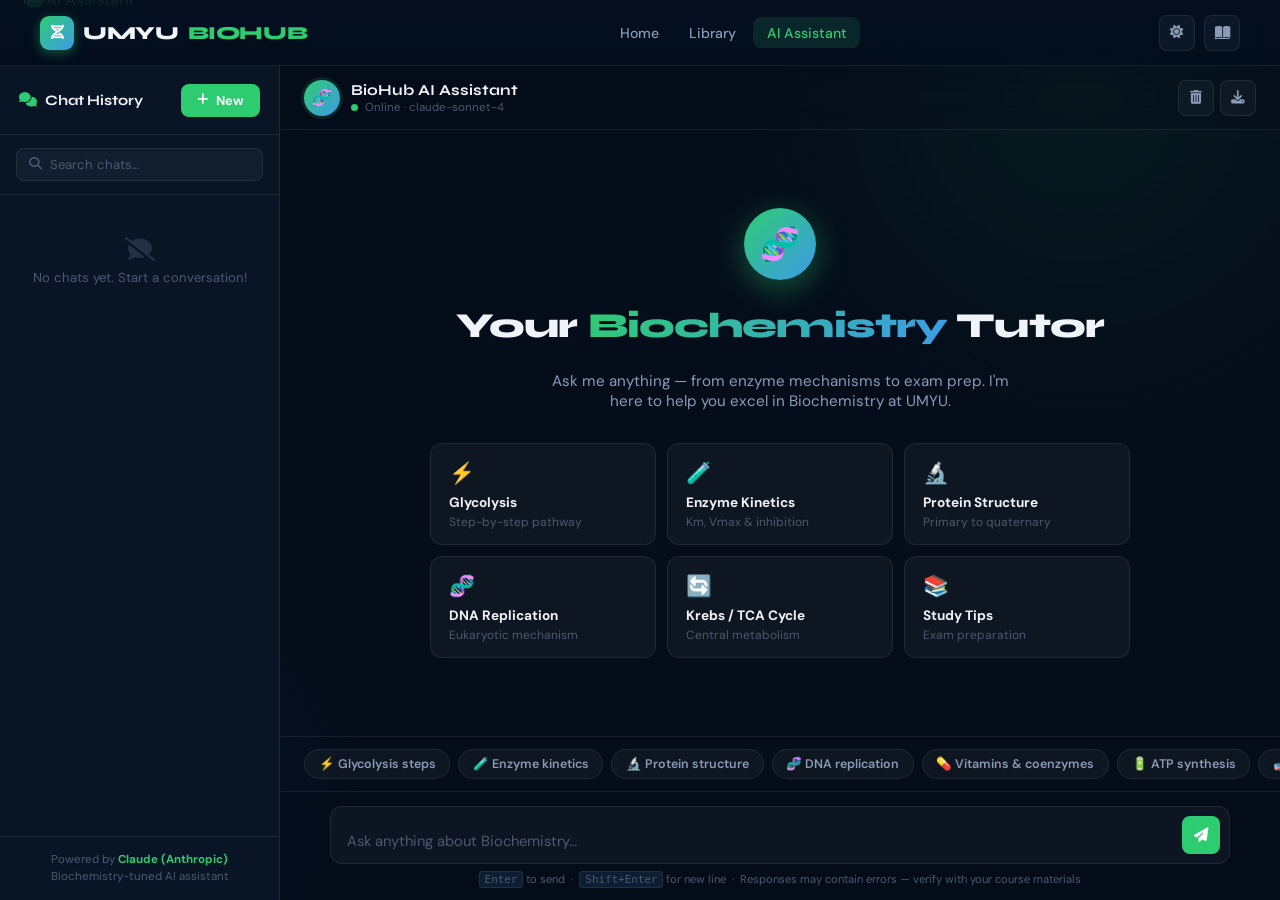
<file: chatbot.html>
<!DOCTYPE html>
<html lang="en" data-theme="dark">
<head>
  <meta charset="UTF-8">
  <meta name="viewport" content="width=device-width, initial-scale=1.0">
  <meta name="description" content="UMYUBIOHUB AI Study Assistant — Get instant answers to Biochemistry questions, powered by Claude AI.">
  <title>AI Study Assistant — UMYUBIOHUB</title>

  <link rel="preconnect" href="https://fonts.googleapis.com">
  <link rel="preconnect" href="https://fonts.gstatic.com" crossorigin>
  <link href="https://fonts.googleapis.com/css2?family=Syne:wght@400;500;600;700;800&family=DM+Sans:ital,opsz,wght@0,9..40,300;0,9..40,400;0,9..40,500;1,9..40,400&family=DM+Mono:wght@400;500&display=swap" rel="stylesheet">
  <link rel="stylesheet" href="https://cdnjs.cloudflare.com/ajax/libs/font-awesome/6.5.1/css/all.min.css">

  <style>
    /* ══════════════════════════════════════
       DESIGN TOKENS — shared with all pages
    ══════════════════════════════════════ */
    :root {
      --bg:          #050d1a;
      --bg2:         #091525;
      --bg3:         #0d1e33;
      --card:        rgba(255,255,255,0.04);
      --card-h:      rgba(255,255,255,0.07);
      --border:      rgba(255,255,255,0.08);
      --border-a:    rgba(46,204,113,0.28);
      --text:        #f0f4f8;
      --text2:       #8a9bb5;
      --text3:       #4a5a70;
      --accent:      #2ecc71;
      --accent-d:    rgba(46,204,113,0.13);
      --accent-g:    rgba(46,204,113,0.4);
      --blue:        #3d9be9;
      --blue-d:      rgba(61,155,233,0.12);
      --purple:      #9b59b6;
      --red:         #e74c3c;
      --nav-h:       66px;
      --sidebar-w:   280px;
      --r-lg:        18px;
      --r-md:        12px;
      --r-sm:        8px;
      --shadow:      0 8px 32px rgba(0,0,0,0.4);
      --t:           0.22s cubic-bezier(0.4,0,0.2,1);
      --font-d:      'Syne', sans-serif;
      --font-b:      'DM Sans', sans-serif;
      --font-m:      'DM Mono', monospace;
    }
    [data-theme="light"] {
      --bg: #f0f4f9; --bg2: #e8edf5; --bg3: #dde4ef;
      --card: rgba(255,255,255,0.88); --card-h: #ffffff;
      --border: rgba(0,0,0,0.08); --border-a: rgba(34,168,90,0.35);
      --text: #0d1b2e; --text2: #4a5a70; --text3: #8a9bb5;
      --accent: #22a85a; --accent-d: rgba(34,168,90,0.1); --accent-g: rgba(34,168,90,0.28);
      --blue: #2b7fd6; --blue-d: rgba(43,127,214,0.1);
      --shadow: 0 4px 20px rgba(0,0,0,0.1);
    }

    *, *::before, *::after { margin:0; padding:0; box-sizing:border-box; }
    html { font-size:16px; height:100%; }
    body {
      font-family: var(--font-b);
      background: var(--bg);
      color: var(--text);
      height: 100%;
      display: flex;
      flex-direction: column;
      overflow: hidden;          /* no outer scroll — chat handles its own */
      transition: background var(--t), color var(--t);
    }

    ::-webkit-scrollbar { width:5px; }
    ::-webkit-scrollbar-track { background:transparent; }
    ::-webkit-scrollbar-thumb { background:var(--border); border-radius:99px; }
    ::-webkit-scrollbar-thumb:hover { background:var(--accent); }

    /* ══ AMBIENT MESH ══ */
    .mesh {
      position:fixed; inset:0; pointer-events:none; z-index:0; overflow:hidden;
    }
    .mesh::before {
      content:''; position:absolute;
      width:700px; height:700px;
      background:radial-gradient(circle, rgba(46,204,113,0.07) 0%, transparent 68%);
      top:-250px; right:-150px;
      animation:mf1 22s ease-in-out infinite;
    }
    .mesh::after {
      content:''; position:absolute;
      width:500px; height:500px;
      background:radial-gradient(circle, rgba(61,155,233,0.06) 0%, transparent 68%);
      bottom:-150px; left:-120px;
      animation:mf2 28s ease-in-out infinite;
    }
    @keyframes mf1{0%,100%{transform:translate(0,0)}50%{transform:translate(-70px,90px)}}
    @keyframes mf2{0%,100%{transform:translate(0,0)}50%{transform:translate(80px,-70px)}}

    /* ══ NAVBAR ══ */
    .navbar {
      position:relative; z-index:200;
      height:var(--nav-h);
      display:flex; align-items:center; justify-content:space-between;
      padding:0 clamp(1rem,4vw,2.5rem);
      background:rgba(5,13,26,0.75);
      backdrop-filter:blur(20px) saturate(160%);
      border-bottom:1px solid var(--border);
      flex-shrink:0;
      transition:background var(--t);
    }
    [data-theme="light"] .navbar { background:rgba(240,244,249,0.88); }
    .nav-logo {
      display:flex; align-items:center; gap:9px;
      text-decoration:none; font-family:var(--font-d);
      font-weight:800; font-size:1.15rem; color:var(--text); letter-spacing:-0.02em;
    }
    .nav-logo-ico {
      width:34px; height:34px;
      background:linear-gradient(135deg,var(--accent),var(--blue));
      border-radius:9px; display:flex; align-items:center;
      justify-content:center; font-size:0.9rem; color:white;
      box-shadow:0 3px 12px var(--accent-g);
    }
    .nav-logo span { color:var(--accent); }
    .nav-links { display:flex; align-items:center; gap:0.2rem; }
    .nav-links a {
      color:var(--text2); text-decoration:none; padding:0.4rem 0.85rem;
      border-radius:var(--r-sm); font-size:0.88rem; font-weight:500;
      transition:all var(--t);
    }
    .nav-links a:hover { color:var(--text); background:var(--card); }
    .nav-links a.active { color:var(--accent); background:var(--accent-d); }
    .nav-right { display:flex; align-items:center; gap:0.55rem; }
    .icon-btn {
      width:36px; height:36px; border-radius:var(--r-sm);
      border:1px solid var(--border); background:var(--card);
      color:var(--text2); cursor:pointer;
      display:flex; align-items:center; justify-content:center;
      font-size:0.85rem; transition:all var(--t);
    }
    .icon-btn:hover { border-color:var(--accent); color:var(--accent); }

    /* hamburger */
    .hamburger {
      display:none; flex-direction:column; gap:5px; cursor:pointer;
      padding:5px; border:none; background:none;
    }
    .hamburger span {
      display:block; width:20px; height:2px;
      background:var(--text); border-radius:2px; transition:all var(--t);
    }
    .hamburger.open span:nth-child(1){transform:rotate(45deg) translate(5px,5px)}
    .hamburger.open span:nth-child(2){opacity:0}
    .hamburger.open span:nth-child(3){transform:rotate(-45deg) translate(5px,-5px)}
    .mobile-drawer {
      position:absolute; top:var(--nav-h); left:0; right:0; z-index:190;
      background:var(--bg2); border-bottom:1px solid var(--border);
      padding:1rem 1.5rem 1.5rem;
      transform:translateY(-110%); transition:transform var(--t);
    }
    .mobile-drawer.open { transform:translateY(0); }
    .mobile-drawer a {
      display:block; padding:0.75rem 0; color:var(--text);
      text-decoration:none; font-weight:500; border-bottom:1px solid var(--border);
    }

    /* ══ LAYOUT ══ */
    .layout {
      flex:1; display:flex; overflow:hidden; position:relative; z-index:1;
    }

    /* ══ SIDEBAR — chat history ══ */
    .sidebar {
      width:var(--sidebar-w); flex-shrink:0;
      background:var(--bg2); border-right:1px solid var(--border);
      display:flex; flex-direction:column;
      overflow:hidden; transition:transform var(--t), background var(--t);
    }
    .sidebar-head {
      padding:1.1rem 1.2rem; border-bottom:1px solid var(--border);
      display:flex; align-items:center; justify-content:space-between;
    }
    .sidebar-head h3 {
      font-family:var(--font-d); font-weight:700; font-size:0.9rem;
      display:flex; align-items:center; gap:0.5rem;
    }
    .new-chat-btn {
      display:flex; align-items:center; gap:0.5rem;
      padding:0.5rem 1rem; border-radius:var(--r-sm);
      background:var(--accent); color:white; border:none;
      font-family:var(--font-b); font-size:0.8rem; font-weight:700;
      cursor:pointer; transition:filter var(--t); white-space:nowrap;
    }
    .new-chat-btn:hover { filter:brightness(1.1); }

    .sidebar-search {
      padding:0.8rem 1rem; border-bottom:1px solid var(--border);
    }
    .sidebar-search-box {
      display:flex; align-items:center; gap:0.5rem;
      background:var(--card); border:1px solid var(--border);
      border-radius:var(--r-sm); padding:0.45rem 0.75rem;
    }
    .sidebar-search-box input {
      background:none; border:none; outline:none;
      color:var(--text); font-family:var(--font-b); font-size:0.82rem;
      flex:1;
    }
    .sidebar-search-box input::placeholder { color:var(--text3); }
    .sidebar-search-box i { color:var(--text3); font-size:0.8rem; }

    .sessions-list { flex:1; overflow-y:auto; padding:0.6rem 0.7rem; }
    .session-group-label {
      font-size:0.67rem; font-weight:700; letter-spacing:0.09em;
      text-transform:uppercase; color:var(--text3);
      padding:0.5rem 0.5rem 0.3rem;
    }
    .session-item {
      display:flex; align-items:flex-start; gap:0.6rem;
      padding:0.65rem 0.7rem; border-radius:var(--r-sm);
      cursor:pointer; transition:all var(--t); margin-bottom:2px;
      position:relative; group:true;
    }
    .session-item:hover, .session-item.active {
      background:var(--card-h);
    }
    .session-item.active { background:var(--accent-d); }
    .session-ico {
      width:28px; height:28px; border-radius:7px;
      background:var(--accent-d); color:var(--accent);
      display:flex; align-items:center; justify-content:center;
      font-size:0.75rem; flex-shrink:0; margin-top:1px;
    }
    .session-item.active .session-ico { background:var(--accent); color:white; }
    .session-body { flex:1; min-width:0; }
    .session-title {
      font-size:0.82rem; font-weight:600;
      white-space:nowrap; overflow:hidden; text-overflow:ellipsis;
    }
    .session-meta { font-size:0.7rem; color:var(--text3); margin-top:1px; }
    .session-del {
      opacity:0; font-size:0.72rem; color:var(--text3); cursor:pointer;
      padding:2px 4px; border-radius:4px; transition:all var(--t);
      flex-shrink:0; margin-top:2px;
    }
    .session-item:hover .session-del { opacity:1; }
    .session-del:hover { color:var(--red); background:rgba(231,76,60,0.1); }

    .sidebar-footer-info {
      padding:0.9rem 1.2rem; border-top:1px solid var(--border);
      font-size:0.72rem; color:var(--text3); text-align:center; line-height:1.5;
    }

    /* ══ CHAT AREA ══ */
    .chat-area {
      flex:1; display:flex; flex-direction:column; overflow:hidden; min-width:0;
    }

    /* chat header bar */
    .chat-topbar {
      padding:0.85rem 1.5rem; border-bottom:1px solid var(--border);
      display:flex; align-items:center; justify-content:space-between; gap:1rem;
      flex-shrink:0; background:rgba(5,13,26,0.4); backdrop-filter:blur(12px);
    }
    [data-theme="light"] .chat-topbar { background:rgba(240,244,249,0.7); }
    .chat-topbar-left { display:flex; align-items:center; gap:0.7rem; }
    .ai-avatar-sm {
      width:36px; height:36px; border-radius:50%;
      background:linear-gradient(135deg,var(--accent),var(--blue));
      display:flex; align-items:center; justify-content:center;
      font-size:1rem; color:white; flex-shrink:0;
      box-shadow:0 0 0 3px var(--accent-d);
      animation:pulse-ring 3s ease-in-out infinite;
    }
    @keyframes pulse-ring {
      0%,100%{box-shadow:0 0 0 3px var(--accent-d)}
      50%{box-shadow:0 0 0 6px var(--accent-d), 0 0 20px var(--accent-g)}
    }
    .chat-topbar-title { font-family:var(--font-d); font-weight:700; font-size:0.95rem; }
    .chat-topbar-sub { font-size:0.72rem; color:var(--text3); margin-top:1px; }
    .status-dot-wrap { display:flex; align-items:center; gap:0.4rem; }
    .status-dot {
      width:7px; height:7px; border-radius:50%;
      background:var(--accent); animation:blink 2.5s ease-in-out infinite;
    }
    @keyframes blink{0%,100%{opacity:1}50%{opacity:0.4}}
    .chat-topbar-actions { display:flex; align-items:center; gap:0.4rem; }

    /* messages */
    .messages-wrap {
      flex:1; overflow-y:auto; padding:1.5rem clamp(1rem,4vw,2.5rem);
      display:flex; flex-direction:column; gap:1.4rem;
      scroll-behavior:smooth;
    }

    /* welcome screen */
    .welcome-screen {
      flex:1; display:flex; flex-direction:column;
      align-items:center; justify-content:center;
      text-align:center; gap:1.5rem; padding:2rem;
      animation:fadeUp 0.5s ease;
    }
    .welcome-ico {
      width:72px; height:72px; border-radius:50%;
      background:linear-gradient(135deg,var(--accent),var(--blue));
      display:flex; align-items:center; justify-content:center;
      font-size:2rem; color:white;
      box-shadow:0 8px 32px var(--accent-g);
      animation:float 4s ease-in-out infinite;
    }
    @keyframes float{0%,100%{transform:translateY(0)}50%{transform:translateY(-8px)}}
    .welcome-screen h2 {
      font-family:var(--font-d); font-size:clamp(1.6rem,4vw,2.2rem);
      font-weight:800; letter-spacing:-0.025em;
    }
    .welcome-screen h2 span {
      background:linear-gradient(135deg,var(--accent),var(--blue));
      -webkit-background-clip:text; background-clip:text; color:transparent;
    }
    .welcome-screen p { color:var(--text2); max-width:460px; font-size:0.95rem; }
    .topic-grid {
      display:grid; grid-template-columns:repeat(auto-fill,minmax(180px,1fr));
      gap:0.7rem; width:100%; max-width:700px; margin-top:0.5rem;
    }
    .topic-card {
      background:var(--card); border:1px solid var(--border);
      border-radius:var(--r-md); padding:0.9rem 1.1rem;
      text-align:left; cursor:pointer; transition:all var(--t);
    }
    .topic-card:hover {
      border-color:var(--border-a); background:var(--card-h);
      transform:translateY(-2px); box-shadow:var(--shadow);
    }
    .topic-card-ico { font-size:1.3rem; margin-bottom:0.5rem; display:block; }
    .topic-card-title { font-weight:700; font-size:0.85rem; margin-bottom:0.2rem; }
    .topic-card-sub { font-size:0.75rem; color:var(--text3); }

    /* message bubbles */
    .msg {
      display:flex; gap:0.85rem; align-items:flex-start;
      animation:fadeUp 0.3s ease;
      max-width:900px; width:100%;
    }
    .msg.user { align-self:flex-end; flex-direction:row-reverse; }
    @keyframes fadeUp{from{opacity:0;transform:translateY(14px)}to{opacity:1;transform:translateY(0)}}

    .msg-avatar {
      width:34px; height:34px; border-radius:50%; flex-shrink:0;
      display:flex; align-items:center; justify-content:center;
      font-size:0.85rem; margin-top:2px;
    }
    .msg.ai .msg-avatar {
      background:linear-gradient(135deg,var(--accent),var(--blue));
      color:white;
    }
    .msg.user .msg-avatar {
      background:var(--bg3); border:1px solid var(--border);
      color:var(--text2);
    }

    .msg-body { flex:1; min-width:0; }
    .msg-meta {
      display:flex; align-items:center; gap:0.5rem;
      margin-bottom:0.4rem; font-size:0.72rem; color:var(--text3);
    }
    .msg.user .msg-meta { flex-direction:row-reverse; }
    .msg-name { font-weight:700; color:var(--text2); }

    .msg-bubble {
      padding:0.85rem 1.1rem; border-radius:var(--r-md);
      font-size:0.9rem; line-height:1.65; position:relative;
    }
    .msg.ai .msg-bubble {
      background:var(--card); border:1px solid var(--border);
      border-top-left-radius:4px;
    }
    .msg.user .msg-bubble {
      background:var(--accent); color:white;
      border-top-right-radius:4px;
    }
    .msg.user .msg-bubble a { color:white; }

    /* markdown inside AI bubble */
    .msg-bubble h1,.msg-bubble h2,.msg-bubble h3 {
      font-family:var(--font-d); margin:1rem 0 0.4rem; font-weight:700;
    }
    .msg-bubble h1 { font-size:1.15rem; }
    .msg-bubble h2 { font-size:1.05rem; color:var(--accent); }
    .msg-bubble h3 { font-size:0.95rem; color:var(--blue); }
    .msg-bubble p { margin-bottom:0.6rem; }
    .msg-bubble p:last-child { margin-bottom:0; }
    .msg-bubble ul, .msg-bubble ol { padding-left:1.3rem; margin-bottom:0.6rem; }
    .msg-bubble li { margin-bottom:0.3rem; }
    .msg-bubble strong { color:var(--accent); }
    .msg.user .msg-bubble strong { color:rgba(255,255,255,0.95); }
    .msg-bubble em { color:var(--blue); font-style:italic; }
    .msg.user .msg-bubble em { color:rgba(255,255,255,0.85); }
    .msg-bubble code {
      font-family:var(--font-m); font-size:0.82rem;
      background:rgba(255,255,255,0.07); border:1px solid var(--border);
      padding:1px 5px; border-radius:4px; color:var(--accent);
    }
    .msg.user .msg-bubble code { background:rgba(0,0,0,0.2); border-color:rgba(255,255,255,0.2); color:white; }
    .msg-bubble pre {
      background:var(--bg3); border:1px solid var(--border);
      border-radius:var(--r-sm); padding:0.9rem 1rem;
      overflow-x:auto; margin:0.6rem 0;
    }
    .msg-bubble pre code { background:none; border:none; padding:0; color:var(--text); }
    .msg-bubble blockquote {
      border-left:3px solid var(--accent); padding-left:0.9rem;
      color:var(--text2); margin:0.6rem 0; font-style:italic;
    }
    .msg-bubble hr { border:none; border-top:1px solid var(--border); margin:0.8rem 0; }
    .msg-bubble table { width:100%; border-collapse:collapse; margin:0.6rem 0; font-size:0.85rem; }
    .msg-bubble th { background:var(--accent-d); color:var(--accent); font-weight:700; padding:0.5rem 0.7rem; text-align:left; border:1px solid var(--border-a); }
    .msg-bubble td { padding:0.45rem 0.7rem; border:1px solid var(--border); }

    /* bubble actions (copy, etc.) */
    .msg-actions {
      display:flex; gap:0.3rem; margin-top:0.5rem; opacity:0;
      transition:opacity var(--t);
    }
    .msg:hover .msg-actions { opacity:1; }
    .msg-action-btn {
      display:flex; align-items:center; gap:0.35rem;
      padding:0.3rem 0.6rem; border-radius:6px;
      border:1px solid var(--border); background:var(--bg2);
      color:var(--text3); font-size:0.72rem; font-weight:600;
      cursor:pointer; transition:all var(--t); font-family:var(--font-b);
    }
    .msg-action-btn:hover { border-color:var(--accent); color:var(--accent); }

    /* typing indicator */
    .typing-bubble {
      display:flex; align-items:center; gap:0.5rem;
      padding:0.75rem 1.1rem;
      background:var(--card); border:1px solid var(--border);
      border-radius:var(--r-md); border-top-left-radius:4px;
      width:fit-content;
    }
    .typing-dot {
      width:7px; height:7px; border-radius:50%;
      background:var(--accent);
      animation:td 1.4s ease-in-out infinite;
    }
    .typing-dot:nth-child(2){ animation-delay:0.2s; }
    .typing-dot:nth-child(3){ animation-delay:0.4s; }
    @keyframes td{0%,80%,100%{transform:scale(0.6);opacity:0.4}40%{transform:scale(1);opacity:1}}
    .typing-label { font-size:0.75rem; color:var(--text3); margin-left:0.2rem; }

    /* ══ SUGGESTION CHIPS ══ */
    .chips-row {
      padding:0.7rem 1.5rem; border-top:1px solid var(--border);
      display:flex; gap:0.5rem; overflow-x:auto; flex-shrink:0;
      scrollbar-width:none;
    }
    .chips-row::-webkit-scrollbar { display:none; }
    .chip {
      display:inline-flex; align-items:center; gap:0.4rem;
      padding:0.4rem 0.85rem; border-radius:99px;
      border:1px solid var(--border); background:var(--card);
      color:var(--text2); font-size:0.78rem; font-weight:600;
      cursor:pointer; white-space:nowrap; transition:all var(--t); flex-shrink:0;
    }
    .chip:hover { border-color:var(--border-a); color:var(--accent); background:var(--accent-d); }

    /* ══ INPUT BAR ══ */
    .input-bar {
      padding:0.9rem clamp(0.8rem,3vw,1.5rem);
      border-top:1px solid var(--border);
      background:rgba(5,13,26,0.5); backdrop-filter:blur(12px);
      flex-shrink:0;
    }
    [data-theme="light"] .input-bar { background:rgba(240,244,249,0.8); }
    .input-wrap {
      display:flex; align-items:flex-end; gap:0.6rem;
      background:var(--card); border:1px solid var(--border);
      border-radius:var(--r-md); padding:0.55rem 0.55rem 0.55rem 1rem;
      transition:border-color var(--t), box-shadow var(--t);
      max-width:900px; margin:0 auto;
    }
    .input-wrap:focus-within {
      border-color:var(--accent);
      box-shadow:0 0 0 3px var(--accent-d);
    }
    .msg-textarea {
      flex:1; background:none; border:none; outline:none;
      color:var(--text); font-family:var(--font-b); font-size:0.92rem;
      line-height:1.55; resize:none; max-height:160px;
      min-height:24px;
      scrollbar-width:none;
    }
    .msg-textarea::-webkit-scrollbar { display:none; }
    .msg-textarea::placeholder { color:var(--text3); }
    .input-actions { display:flex; align-items:flex-end; gap:0.4rem; flex-shrink:0; }
    .send-btn {
      width:38px; height:38px; border-radius:var(--r-sm);
      background:var(--accent); border:none; color:white;
      cursor:pointer; display:flex; align-items:center; justify-content:center;
      font-size:0.9rem; transition:all var(--t);
      flex-shrink:0;
    }
    .send-btn:hover { filter:brightness(1.12); box-shadow:0 4px 14px var(--accent-g); }
    .send-btn:disabled { opacity:0.45; cursor:not-allowed; filter:none; box-shadow:none; }
    .send-btn.loading { animation:spin 0.7s linear infinite; }
    @keyframes spin{to{transform:rotate(360deg)}}
    .input-hint {
      text-align:center; margin-top:0.5rem; font-size:0.7rem; color:var(--text3);
      max-width:900px; margin-left:auto; margin-right:auto;
    }

    /* token counter */
    .token-badge {
      font-size:0.68rem; color:var(--text3); padding:0 0.2rem;
      align-self:center; flex-shrink:0; display:none;
    }

    /* ══ TOAST ══ */
    .toast-wrap {
      position:fixed; bottom:1.5rem; right:1.5rem; z-index:9999;
      display:flex; flex-direction:column; gap:0.5rem;
    }
    .toast {
      display:flex; align-items:center; gap:0.7rem;
      padding:0.75rem 1rem; border-radius:var(--r-md);
      background:var(--bg2); border:1px solid var(--border);
      box-shadow:0 8px 24px rgba(0,0,0,0.3);
      font-size:0.83rem; font-weight:500; max-width:280px;
      animation:tIn 0.3s ease;
    }
    .toast.success{border-left:3px solid var(--accent)}
    .toast.error{border-left:3px solid var(--red)}
    .toast.info{border-left:3px solid var(--blue)}
    @keyframes tIn{from{transform:translateX(110%);opacity:0}to{transform:none;opacity:1}}

    /* ══ RESPONSIVE ══ */
    .sidebar-overlay {
      display:none; position:fixed; inset:0;
      background:rgba(0,0,0,0.5); z-index:198;
    }
    .sidebar-overlay.open { display:block; }
    .sidebar-toggle {
      display:none; width:34px; height:34px; border-radius:var(--r-sm);
      border:1px solid var(--border); background:var(--card);
      color:var(--text2); cursor:pointer; align-items:center;
      justify-content:center; font-size:0.85rem; transition:all var(--t);
    }
    .sidebar-toggle:hover { border-color:var(--accent); color:var(--accent); }

    @media(max-width:860px){
      .sidebar {
        position:fixed; top:0; left:0; bottom:0; z-index:199;
        transform:translateX(-100%);
      }
      .sidebar.open { transform:translateX(0); }
      .sidebar-overlay { display:none; }
      .sidebar-overlay.open { display:block; }
      .sidebar-toggle { display:flex; }
    }
    @media(max-width:600px){
      .nav-links { display:none; }
      .hamburger { display:flex; }
      .topic-grid { grid-template-columns:1fr 1fr; }
    }
  </style>
</head>
<body>
<div class="mesh"></div>

<!-- ══════════ NAVBAR ══════════ -->
<nav class="navbar" id="navbar">
  <a href="index.html" class="nav-logo">
    <div class="nav-logo-ico"><i class="fas fa-dna"></i></div>
    UMYU<span>BIOHUB</span>
  </a>
  <div class="nav-links">
    <a href="index.html">Home</a>
    <a href="dashboard.html">Library</a>
    <a href="chatbot.html" class="active">AI Assistant</a>
  </div>
  <div class="nav-right">
    <button class="icon-btn" id="themeToggle" title="Toggle theme">
      <i class="fas fa-sun" id="themeIcon"></i>
    </button>
    <a href="dashboard.html" class="icon-btn" title="Go to Library">
      <i class="fas fa-book-open"></i>
    </a>
    <button class="hamburger" id="hamburger"><span></span><span></span><span></span></button>
  </div>
</nav>
<div class="mobile-drawer" id="mobileDrawer">
  <a href="index.html"><i class="fas fa-home" style="width:18px;color:var(--accent)"></i> Home</a>
  <a href="dashboard.html"><i class="fas fa-book-open" style="width:18px;color:var(--accent)"></i> Library</a>
  <a href="chatbot.html" style="color:var(--accent)"><i class="fas fa-robot" style="width:18px"></i> AI Assistant</a>
</div>

<!-- ══════════ MAIN LAYOUT ══════════ -->
<div class="layout">

  <!-- sidebar overlay -->
  <div class="sidebar-overlay" id="sidebarOverlay" onclick="closeSidebar()"></div>

  <!-- ──── SIDEBAR ──── -->
  <aside class="sidebar" id="sidebar">
    <div class="sidebar-head">
      <h3><i class="fas fa-comments" style="color:var(--accent)"></i> Chat History</h3>
      <button class="new-chat-btn" onclick="newChat()">
        <i class="fas fa-plus"></i> New
      </button>
    </div>
    <div class="sidebar-search">
      <div class="sidebar-search-box">
        <i class="fas fa-search"></i>
        <input type="text" placeholder="Search chats…" oninput="filterSessions(this.value)">
      </div>
    </div>
    <div class="sessions-list" id="sessionsList"></div>
    <div class="sidebar-footer-info">
      Powered by <strong style="color:var(--accent)">Claude (Anthropic)</strong><br>
      Biochemistry-tuned AI assistant
    </div>
  </aside>

  <!-- ──── CHAT AREA ──── -->
  <div class="chat-area">

    <!-- top bar -->
    <div class="chat-topbar">
      <div class="chat-topbar-left">
        <button class="sidebar-toggle" id="sidebarToggle" onclick="toggleSidebar()">
          <i class="fas fa-bars"></i>
        </button>
        <div class="ai-avatar-sm">🧬</div>
        <div>
          <div class="chat-topbar-title">BioHub AI Assistant</div>
          <div class="chat-topbar-sub status-dot-wrap">
            <span class="status-dot"></span> Online · claude-sonnet-4
          </div>
        </div>
      </div>
      <div class="chat-topbar-actions">
        <button class="icon-btn" onclick="clearChat()" title="Clear current chat">
          <i class="fas fa-trash-alt"></i>
        </button>
        <button class="icon-btn" onclick="exportChat()" title="Export conversation">
          <i class="fas fa-download"></i>
        </button>
      </div>
    </div>

    <!-- messages -->
    <div class="messages-wrap" id="messagesWrap">
      <!-- welcome screen injected by JS -->
    </div>

    <!-- suggestion chips -->
    <div class="chips-row" id="chipsRow">
      <div class="chip" onclick="sendChip(this)">⚡ Glycolysis steps</div>
      <div class="chip" onclick="sendChip(this)">🧪 Enzyme kinetics</div>
      <div class="chip" onclick="sendChip(this)">🔬 Protein structure</div>
      <div class="chip" onclick="sendChip(this)">🧬 DNA replication</div>
      <div class="chip" onclick="sendChip(this)">💊 Vitamins & coenzymes</div>
      <div class="chip" onclick="sendChip(this)">🔋 ATP synthesis</div>
      <div class="chip" onclick="sendChip(this)">🧫 Cell signalling</div>
      <div class="chip" onclick="sendChip(this)">📚 Exam study tips</div>
      <div class="chip" onclick="sendChip(this)">🔭 Lipid metabolism</div>
    </div>

    <!-- input bar -->
    <div class="input-bar">
      <div class="input-wrap" id="inputWrap">
        <textarea
          class="msg-textarea"
          id="msgInput"
          placeholder="Ask anything about Biochemistry…"
          rows="1"
          maxlength="4000"
        ></textarea>
        <div class="input-actions">
          <span class="token-badge" id="charCount"></span>
          <button class="send-btn" id="sendBtn" title="Send (Enter)">
            <i class="fas fa-paper-plane" id="sendIcon"></i>
          </button>
        </div>
      </div>
      <div class="input-hint">
        <kbd style="background:var(--bg3);border:1px solid var(--border);border-radius:3px;padding:1px 5px;font-size:0.68rem">Enter</kbd> to send &nbsp;·&nbsp;
        <kbd style="background:var(--bg3);border:1px solid var(--border);border-radius:3px;padding:1px 5px;font-size:0.68rem">Shift+Enter</kbd> for new line &nbsp;·&nbsp;
        Responses may contain errors — verify with your course materials
      </div>
    </div>
  </div>
</div>

<div class="toast-wrap" id="toastWrap"></div>

<!-- ══════════════════════════════════════
     JAVASCRIPT
══════════════════════════════════════ -->
<script>
// ═══════════════════════════════
// STATE
// ═══════════════════════════════
const SYSTEM_PROMPT = `You are BioHub AI, a dedicated academic assistant for Biochemistry students at Umaru Musa Yar'adua University (UMYU), Katsina, Nigeria. You are embedded in UMYUBIOHUB, the official e-library platform for the Department of Biochemistry.

Your role:
- Answer questions about Biochemistry topics: metabolism, enzymes, proteins, nucleic acids, lipids, carbohydrates, vitamins, hormones, cell biology, molecular biology, genetics, immunology, and all related subjects.
- Help students understand lecture notes, explain past question answers, and provide study tips.
- Reference common Biochemistry textbooks (e.g. Stryer, Lehninger, Harper's) when relevant.
- Use clear, structured responses with headings, bullet points, numbered lists, and tables where helpful.
- Encourage students and be motivating.
- If asked about non-Biochemistry topics, gently redirect to academics.
- Always be accurate — acknowledge when you're unsure rather than guessing.
- Keep responses appropriately concise for mobile reading but thorough enough to genuinely help.

University context: UMYU Katsina, Department of Biochemistry, 100–500 Level students.`;

let conversations = JSON.parse(localStorage.getItem('umyu_chats') || '[]');
let currentId = null;
let isStreaming = false;

// ═══════════════════════════════
// INIT
// ═══════════════════════════════
window.addEventListener('load', () => {
  applyStoredTheme();
  renderSessionsList();
  showWelcomeScreen();
  setupInput();
  setupHamburger();

  document.getElementById('themeToggle').addEventListener('click', toggleTheme);
  document.getElementById('sendBtn').addEventListener('click', handleSend);
});

// ═══════════════════════════════
// WELCOME SCREEN
// ═══════════════════════════════
function showWelcomeScreen() {
  const wrap = document.getElementById('messagesWrap');
  wrap.innerHTML = `
    <div class="welcome-screen" id="welcomeScreen">
      <div class="welcome-ico">🧬</div>
      <h2>Your <span>Biochemistry</span> Tutor</h2>
      <p>Ask me anything — from enzyme mechanisms to exam prep. I'm here to help you excel in Biochemistry at UMYU.</p>
      <div class="topic-grid">
        <div class="topic-card" onclick="startTopic('Explain the steps of glycolysis and their significance')">
          <span class="topic-card-ico">⚡</span>
          <div class="topic-card-title">Glycolysis</div>
          <div class="topic-card-sub">Step-by-step pathway</div>
        </div>
        <div class="topic-card" onclick="startTopic('Explain enzyme kinetics including Km, Vmax and Michaelis-Menten equation')">
          <span class="topic-card-ico">🧪</span>
          <div class="topic-card-title">Enzyme Kinetics</div>
          <div class="topic-card-sub">Km, Vmax & inhibition</div>
        </div>
        <div class="topic-card" onclick="startTopic('Describe the four levels of protein structure with examples')">
          <span class="topic-card-ico">🔬</span>
          <div class="topic-card-title">Protein Structure</div>
          <div class="topic-card-sub">Primary to quaternary</div>
        </div>
        <div class="topic-card" onclick="startTopic('Explain the process of DNA replication in eukaryotes')">
          <span class="topic-card-ico">🧬</span>
          <div class="topic-card-title">DNA Replication</div>
          <div class="topic-card-sub">Eukaryotic mechanism</div>
        </div>
        <div class="topic-card" onclick="startTopic('Explain the Krebs cycle (TCA cycle) and its importance in metabolism')">
          <span class="topic-card-ico">🔄</span>
          <div class="topic-card-title">Krebs / TCA Cycle</div>
          <div class="topic-card-sub">Central metabolism</div>
        </div>
        <div class="topic-card" onclick="startTopic('Give me practical tips to study Biochemistry effectively for university exams')">
          <span class="topic-card-ico">📚</span>
          <div class="topic-card-title">Study Tips</div>
          <div class="topic-card-sub">Exam preparation</div>
        </div>
      </div>
    </div>`;
}

function startTopic(question) {
  document.getElementById('msgInput').value = question;
  handleSend();
}

// ═══════════════════════════════
// SESSIONS
// ═══════════════════════════════
function newChat() {
  currentId = null;
  showWelcomeScreen();
  document.getElementById('msgInput').value = '';
  renderSessionsList();
  // On mobile, close sidebar after new chat
  closeSidebar();
}

function getSession(id) {
  return conversations.find(c => c.id === id);
}

function saveSession(session) {
  const idx = conversations.findIndex(c => c.id === session.id);
  if (idx === -1) conversations.unshift(session);
  else conversations[idx] = session;
  localStorage.setItem('umyu_chats', JSON.stringify(conversations.slice(0, 50)));
}

function deleteSession(id, e) {
  e.stopPropagation();
  conversations = conversations.filter(c => c.id !== id);
  localStorage.setItem('umyu_chats', JSON.stringify(conversations));
  if (currentId === id) newChat();
  else renderSessionsList();
  showToast('Chat deleted', 'info');
}

function loadSession(id) {
  currentId = id;
  const session = getSession(id);
  if (!session) return;
  renderMessages(session.messages);
  renderSessionsList();
  closeSidebar();
}

function renderSessionsList(filter = '') {
  const list = document.getElementById('sessionsList');
  const filtered = filter
    ? conversations.filter(c => c.title.toLowerCase().includes(filter.toLowerCase()))
    : conversations;

  if (filtered.length === 0) {
    list.innerHTML = `<div style="text-align:center;padding:2rem 1rem;color:var(--text3);font-size:0.82rem">
      <i class="fas fa-comment-slash" style="font-size:1.5rem;display:block;margin-bottom:0.5rem;opacity:0.4"></i>
      No chats yet. Start a conversation!
    </div>`;
    return;
  }

  // Group by Today / Yesterday / Older
  const now = new Date();
  const today = now.toDateString();
  const yesterday = new Date(now - 86400000).toDateString();
  const groups = { Today:[], Yesterday:[], 'Earlier':[] };
  filtered.forEach(c => {
    const d = new Date(c.updatedAt).toDateString();
    if (d === today) groups.Today.push(c);
    else if (d === yesterday) groups.Yesterday.push(c);
    else groups['Earlier'].push(c);
  });

  let html = '';
  for (const [label, items] of Object.entries(groups)) {
    if (!items.length) continue;
    html += `<div class="session-group-label">${label}</div>`;
    items.forEach(c => {
      const active = c.id === currentId ? 'active' : '';
      html += `
        <div class="session-item ${active}" onclick="loadSession('${c.id}')">
          <div class="session-ico"><i class="fas fa-comment-alt"></i></div>
          <div class="session-body">
            <div class="session-title">${escapeHtml(c.title)}</div>
            <div class="session-meta">${c.messages.length} messages</div>
          </div>
          <span class="session-del" onclick="deleteSession('${c.id}', event)" title="Delete">
            <i class="fas fa-times"></i>
          </span>
        </div>`;
    });
  }
  list.innerHTML = html;
}

function filterSessions(val) { renderSessionsList(val); }

// ═══════════════════════════════
// MESSAGES
// ═══════════════════════════════
function renderMessages(messages) {
  const wrap = document.getElementById('messagesWrap');
  wrap.innerHTML = messages.map((m, i) => buildMsgHtml(m, i)).join('');
  scrollBottom();
}

function buildMsgHtml(m, idx) {
  const isAi = m.role === 'assistant';
  const time = new Date(m.ts).toLocaleTimeString([], {hour:'2-digit',minute:'2-digit'});
  const content = isAi ? renderMarkdown(m.content) : escapeHtml(m.content).replace(/\n/g,'<br>');
  return `
    <div class="msg ${isAi ? 'ai' : 'user'}" data-idx="${idx}">
      <div class="msg-avatar">
        <i class="fas ${isAi ? 'fa-robot' : 'fa-user'}"></i>
      </div>
      <div class="msg-body">
        <div class="msg-meta">
          <span class="msg-name">${isAi ? 'BioHub AI' : 'You'}</span>
          <span>${time}</span>
        </div>
        <div class="msg-bubble">${content}</div>
        ${isAi ? `
        <div class="msg-actions">
          <button class="msg-action-btn" onclick="copyMsg(this)">
            <i class="fas fa-copy"></i> Copy
          </button>
          <button class="msg-action-btn" onclick="regenMsg(${idx})">
            <i class="fas fa-redo"></i> Regenerate
          </button>
        </div>` : ''}
      </div>
    </div>`;
}

function appendMsg(m) {
  const wrap = document.getElementById('messagesWrap');
  const div = document.createElement('div');
  div.innerHTML = buildMsgHtml(m, Date.now());
  const node = div.firstElementChild;
  wrap.appendChild(node);
  scrollBottom();
  return node;
}

function scrollBottom() {
  const wrap = document.getElementById('messagesWrap');
  requestAnimationFrame(() => { wrap.scrollTop = wrap.scrollHeight; });
}

// ═══════════════════════════════
// SEND MESSAGE
// ═══════════════════════════════
async function handleSend() {
  const input = document.getElementById('msgInput');
  const text = input.value.trim();
  if (!text || isStreaming) return;

  // Remove welcome screen if present
  document.getElementById('welcomeScreen')?.remove();

  // Create session if needed
  if (!currentId) {
    currentId = 'chat_' + Date.now();
    const session = {
      id: currentId,
      title: text.length > 48 ? text.slice(0, 48) + '…' : text,
      messages: [],
      updatedAt: new Date().toISOString()
    };
    conversations.unshift(session);
  }

  const session = getSession(currentId);
  const userMsg = { role: 'user', content: text, ts: new Date().toISOString() };
  session.messages.push(userMsg);
  saveSession(session);
  renderSessionsList();

  // Render user bubble
  appendMsg(userMsg);
  input.value = '';
  autoResize(input);

  // Show typing indicator
  const typingEl = showTyping();
  setStreaming(true);

  try {
    const apiMessages = session.messages.slice(-20).map(m => ({
      role: m.role,
      content: m.content
    }));

    const response = await fetch('https://api.anthropic.com/v1/messages', {
      method: 'POST',
      headers: { 'Content-Type': 'application/json' },
      body: JSON.stringify({
        model: 'claude-sonnet-4-20250514',
        max_tokens: 1000,
        system: SYSTEM_PROMPT,
        messages: apiMessages
      })
    });

    const data = await response.json();
    typingEl.remove();

    if (data.error) throw new Error(data.error.message);

    const fullText = data.content?.map(b => b.text || '').join('') || '';
    const aiMsg = { role: 'assistant', content: fullText, ts: new Date().toISOString() };
    session.messages.push(aiMsg);
    session.updatedAt = new Date().toISOString();
    saveSession(session);
    renderSessionsList();
    appendMsg(aiMsg);

  } catch (err) {
    typingEl.remove();
    const errMsg = {
      role: 'assistant',
      content: `**Something went wrong.** ${err.message || 'Please try again.'}\n\nIf this keeps happening, check your network connection or try refreshing the page.`,
      ts: new Date().toISOString()
    };
    const session2 = getSession(currentId);
    if (session2) { session2.messages.push(errMsg); saveSession(session2); }
    appendMsg(errMsg);
    showToast('API error: ' + (err.message || 'Unknown'), 'error');
  } finally {
    setStreaming(false);
  }
}

function showTyping() {
  const wrap = document.getElementById('messagesWrap');
  const div = document.createElement('div');
  div.className = 'msg ai';
  div.id = 'typingMsg';
  div.innerHTML = `
    <div class="msg-avatar"><i class="fas fa-robot"></i></div>
    <div class="msg-body">
      <div class="msg-meta"><span class="msg-name">BioHub AI</span></div>
      <div class="typing-bubble">
        <div class="typing-dot"></div>
        <div class="typing-dot"></div>
        <div class="typing-dot"></div>
        <span class="typing-label">thinking…</span>
      </div>
    </div>`;
  wrap.appendChild(div);
  scrollBottom();
  return div;
}

function setStreaming(on) {
  isStreaming = on;
  const btn = document.getElementById('sendBtn');
  const icon = document.getElementById('sendIcon');
  btn.disabled = on;
  if (on) { icon.className = 'fas fa-spinner'; btn.classList.add('loading'); }
  else { icon.className = 'fas fa-paper-plane'; btn.classList.remove('loading'); }
}

// ═══════════════════════════════
// CHIP + REGEN
// ═══════════════════════════════
function sendChip(el) {
  const text = el.textContent.replace(/^[^\s]+\s/, ''); // strip emoji prefix
  document.getElementById('msgInput').value = text;
  handleSend();
}

async function regenMsg(idx) {
  if (isStreaming || !currentId) return;
  const session = getSession(currentId);
  if (!session) return;
  // Remove everything from idx onwards
  session.messages = session.messages.slice(0, idx);
  saveSession(session);
  renderMessages(session.messages);
  // Re-send the last user message
  const lastUser = [...session.messages].reverse().find(m => m.role === 'user');
  if (lastUser) {
    document.getElementById('msgInput').value = lastUser.content;
    // Trim messages up to but not including that user message
    session.messages = session.messages.slice(0, session.messages.lastIndexOf(lastUser));
    saveSession(session);
    renderMessages(session.messages);
    handleSend();
  }
}

// ═══════════════════════════════
// COPY / EXPORT / CLEAR
// ═══════════════════════════════
function copyMsg(btn) {
  const bubble = btn.closest('.msg-body').querySelector('.msg-bubble');
  const text = bubble.innerText;
  navigator.clipboard.writeText(text).then(() => {
    btn.innerHTML = '<i class="fas fa-check"></i> Copied!';
    setTimeout(() => { btn.innerHTML = '<i class="fas fa-copy"></i> Copy'; }, 2000);
  });
}

function clearChat() {
  if (!currentId) { showWelcomeScreen(); return; }
  const session = getSession(currentId);
  if (!session || session.messages.length === 0) return;
  if (!confirm('Clear this conversation? This cannot be undone.')) return;
  session.messages = [];
  saveSession(session);
  showWelcomeScreen();
  showToast('Chat cleared', 'info');
}

function exportChat() {
  if (!currentId) { showToast('No conversation to export', 'info'); return; }
  const session = getSession(currentId);
  if (!session || !session.messages.length) { showToast('No messages to export', 'info'); return; }
  const lines = session.messages.map(m =>
    `[${new Date(m.ts).toLocaleString()}] ${m.role === 'assistant' ? 'BioHub AI' : 'You'}:\n${m.content}\n`
  ).join('\n---\n\n');
  const blob = new Blob([`UMYUBIOHUB — ${session.title}\n${'='.repeat(40)}\n\n${lines}`], { type:'text/plain' });
  const a = document.createElement('a');
  a.href = URL.createObjectURL(blob);
  a.download = `biohub-chat-${Date.now()}.txt`;
  a.click();
  showToast('Chat exported!', 'success');
}

// ═══════════════════════════════
// MARKDOWN RENDERER (lightweight)
// ═══════════════════════════════
function renderMarkdown(text) {
  let h = escapeHtml(text);
  // Code blocks (before inline code)
  h = h.replace(/```(\w*)\n?([\s\S]*?)```/g, (_, lang, code) =>
    `<pre><code class="lang-${lang}">${code.trim()}</code></pre>`);
  // Inline code
  h = h.replace(/`([^`]+)`/g, '<code>$1</code>');
  // Headers
  h = h.replace(/^### (.+)$/gm, '<h3>$1</h3>');
  h = h.replace(/^## (.+)$/gm, '<h2>$1</h2>');
  h = h.replace(/^# (.+)$/gm, '<h1>$1</h1>');
  // HR
  h = h.replace(/^---$/gm, '<hr>');
  // Bold + Italic
  h = h.replace(/\*\*\*(.+?)\*\*\*/g, '<strong><em>$1</em></strong>');
  h = h.replace(/\*\*(.+?)\*\*/g, '<strong>$1</strong>');
  h = h.replace(/\*(.+?)\*/g, '<em>$1</em>');
  // Blockquote
  h = h.replace(/^&gt; (.+)$/gm, '<blockquote>$1</blockquote>');
  // Unordered list
  h = h.replace(/^[\s]*[-*] (.+)$/gm, '<li>$1</li>');
  h = h.replace(/(<li>.*<\/li>\n?)+/g, m => `<ul>${m}</ul>`);
  // Ordered list
  h = h.replace(/^\d+\. (.+)$/gm, '<li>$1</li>');
  // Tables (simple)
  h = h.replace(/(\|.+\|\n)+/g, (table) => {
    const rows = table.trim().split('\n');
    if (rows.length < 2) return table;
    const hRow = rows[0].split('|').filter(Boolean).map(c => `<th>${c.trim()}</th>`).join('');
    const body = rows.slice(2).map(r =>
      '<tr>' + r.split('|').filter(Boolean).map(c => `<td>${c.trim()}</td>`).join('') + '</tr>'
    ).join('');
    return `<table><thead><tr>${hRow}</tr></thead><tbody>${body}</tbody></table>`;
  });
  // Line breaks — paragraphs
  h = h.replace(/\n\n+/g, '</p><p>');
  h = h.replace(/\n/g, '<br>');
  // Wrap in paragraph if not already block-level
  if (!h.startsWith('<h') && !h.startsWith('<ul') && !h.startsWith('<ol') &&
      !h.startsWith('<pre') && !h.startsWith('<blockquote') && !h.startsWith('<table')) {
    h = `<p>${h}</p>`;
  }
  return h;
}

function escapeHtml(t) {
  return t.replace(/&/g,'&amp;').replace(/</g,'&lt;').replace(/>/g,'&gt;').replace(/"/g,'&quot;').replace(/'/g,'&#039;');
}

// ═══════════════════════════════
// INPUT SETUP
// ═══════════════════════════════
function setupInput() {
  const input = document.getElementById('msgInput');

  input.addEventListener('input', () => {
    autoResize(input);
    const len = input.value.length;
    const counter = document.getElementById('charCount');
    if (len > 200) { counter.style.display = 'block'; counter.textContent = `${len}/4000`; }
    else counter.style.display = 'none';
  });

  input.addEventListener('keydown', (e) => {
    if (e.key === 'Enter' && !e.shiftKey) {
      e.preventDefault();
      handleSend();
    }
  });
}

function autoResize(el) {
  el.style.height = 'auto';
  el.style.height = Math.min(el.scrollHeight, 160) + 'px';
}

// ═══════════════════════════════
// SIDEBAR MOBILE
// ═══════════════════════════════
function toggleSidebar() {
  const s = document.getElementById('sidebar');
  const o = document.getElementById('sidebarOverlay');
  s.classList.toggle('open');
  o.classList.toggle('open');
}
function closeSidebar() {
  document.getElementById('sidebar').classList.remove('open');
  document.getElementById('sidebarOverlay').classList.remove('open');
}

// ═══════════════════════════════
// HAMBURGER
// ═══════════════════════════════
function setupHamburger() {
  const btn = document.getElementById('hamburger');
  const drawer = document.getElementById('mobileDrawer');
  btn.addEventListener('click', () => {
    btn.classList.toggle('open');
    drawer.classList.toggle('open');
  });
  document.addEventListener('click', (e) => {
    if (!btn.contains(e.target) && !drawer.contains(e.target)) {
      btn.classList.remove('open');
      drawer.classList.remove('open');
    }
  });
}

// ═══════════════════════════════
// THEME
// ═══════════════════════════════
function applyStoredTheme() {
  const t = localStorage.getItem('umyu_theme') || 'dark';
  document.documentElement.setAttribute('data-theme', t);
  const icon = document.getElementById('themeIcon');
  if (icon) icon.className = t === 'dark' ? 'fas fa-sun' : 'fas fa-moon';
}
function toggleTheme() {
  const curr = document.documentElement.getAttribute('data-theme');
  const next = curr === 'dark' ? 'light' : 'dark';
  document.documentElement.setAttribute('data-theme', next);
  localStorage.setItem('umyu_theme', next);
  document.getElementById('themeIcon').className = next === 'dark' ? 'fas fa-sun' : 'fas fa-moon';
}

// ═══════════════════════════════
// TOAST
// ═══════════════════════════════
function showToast(msg, type = 'info') {
  const wrap = document.getElementById('toastWrap');
  const icons = { success:'fa-check-circle', error:'fa-exclamation-circle', info:'fa-info-circle' };
  const colors = { success:'var(--accent)', error:'var(--red)', info:'var(--blue)' };
  const t = document.createElement('div');
  t.className = `toast ${type}`;
  t.innerHTML = `<i class="fas ${icons[type]}" style="color:${colors[type]}"></i>${msg}`;
  wrap.appendChild(t);
  setTimeout(() => {
    t.style.opacity = '0'; t.style.transform = 'translateX(110%)';
    t.style.transition = 'all 0.3s';
    setTimeout(() => t.remove(), 300);
  }, 3200);
}
</script>
</body>
</html>
</file>
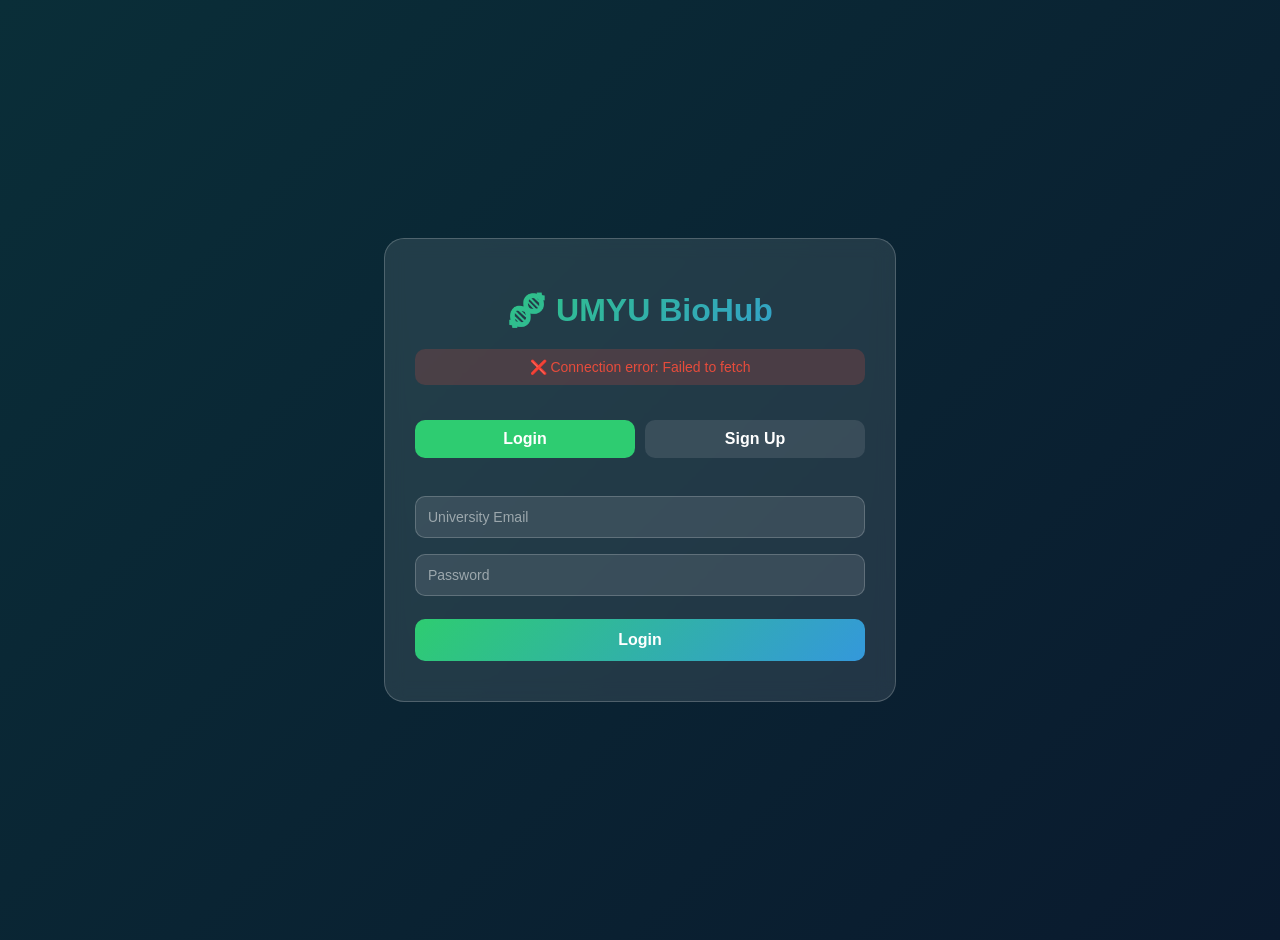
<file: correct-test.html>
<!DOCTYPE html>
<html lang="en">
<head>
    <meta charset="UTF-8">
    <meta name="viewport" content="width=device-width, initial-scale=1.0">
    <title>UMYU BioHub - Correct Test</title>
    <style>
        body {
            font-family: 'Segoe UI', Tahoma, Geneva, Verdana, sans-serif;
            background: linear-gradient(135deg, #0a2e38, #0a1a2e);
            color: white;
            min-height: 100vh;
            display: flex;
            justify-content: center;
            align-items: center;
            margin: 0;
            padding: 20px;
        }
        .card {
            background: rgba(255,255,255,0.1);
            backdrop-filter: blur(10px);
            border-radius: 20px;
            padding: 30px;
            width: 100%;
            max-width: 450px;
            border: 1px solid rgba(255,255,255,0.2);
        }
        h1 {
            text-align: center;
            margin-bottom: 20px;
            background: linear-gradient(135deg, #2ecc71, #3498db);
            -webkit-background-clip: text;
            background-clip: text;
            color: transparent;
        }
        .status {
            text-align: center;
            padding: 10px;
            margin-bottom: 20px;
            border-radius: 10px;
            font-size: 14px;
            background: rgba(0,0,0,0.3);
        }
        .status.connected {
            background: rgba(46, 204, 113, 0.2);
            color: #2ecc71;
        }
        .status.error {
            background: rgba(231, 76, 60, 0.2);
            color: #e74c3c;
        }
        .tab-buttons {
            display: flex;
            gap: 10px;
            margin-bottom: 20px;
        }
        .tab-btn {
            flex: 1;
            padding: 10px;
            background: rgba(255,255,255,0.1);
            border: none;
            color: white;
            cursor: pointer;
            border-radius: 10px;
            font-size: 16px;
        }
        .tab-btn.active {
            background: #2ecc71;
        }
        .tab-content {
            display: none;
        }
        .tab-content.active {
            display: block;
        }
        input, select {
            width: 100%;
            padding: 12px;
            margin: 8px 0;
            border-radius: 10px;
            border: 1px solid rgba(255,255,255,0.2);
            background: rgba(255,255,255,0.1);
            color: white;
            font-size: 14px;
            box-sizing: border-box;
        }
        input::placeholder {
            color: rgba(255,255,255,0.5);
        }
        select option {
            background: #1a2a3a;
        }
        button {
            width: 100%;
            padding: 12px;
            margin: 15px 0 10px;
            background: linear-gradient(135deg, #2ecc71, #3498db);
            border: none;
            border-radius: 10px;
            color: white;
            font-size: 16px;
            font-weight: bold;
            cursor: pointer;
        }
        button:disabled {
            opacity: 0.5;
            cursor: not-allowed;
        }
        .message {
            padding: 10px;
            border-radius: 8px;
            margin-top: 15px;
            display: none;
            font-size: 14px;
        }
        .message.success {
            background: rgba(46, 204, 113, 0.2);
            border: 1px solid #2ecc71;
            color: #2ecc71;
        }
        .message.error {
            background: rgba(231, 76, 60, 0.2);
            border: 1px solid #e74c3c;
            color: #e74c3c;
        }
    </style>
</head>
<body>
    <div class="card">
        <h1>🧬 UMYU BioHub</h1>
        
        <div id="status" class="status">⏳ Testing connection...</div>
        
        <div class="tab-buttons">
            <button class="tab-btn active" onclick="switchTab('login')">Login</button>
            <button class="tab-btn" onclick="switchTab('signup')">Sign Up</button>
        </div>
        
        <div id="loginTab" class="tab-content active">
            <input type="email" id="loginEmail" placeholder="University Email">
            <input type="password" id="loginPassword" placeholder="Password">
            <button onclick="handleLogin()">Login</button>
        </div>
        
        <div id="signupTab" class="tab-content">
            <input type="text" id="signupName" placeholder="Full Name" value="Alamin Kabir">
            <input type="email" id="signupEmail" placeholder="University Email" value="alamininkota22@gmail.com">
            <input type="text" id="signupMatric" placeholder="Matric Number" value="U1/24/CSC/1091">
            <select id="signupLevel">
                <option value="100">100 Level</option>
                <option value="200" selected>200 Level</option>
                <option value="300">300 Level</option>
                <option value="400">400 Level</option>
                <option value="500">500 Level</option>
            </select>
            <input type="password" id="signupPassword" placeholder="Password (min 6 characters)">
            <input type="password" id="signupConfirm" placeholder="Confirm Password">
            <button onclick="handleSignup()">Create Account</button>
        </div>
        
        <div id="message" class="message"></div>
    </div>

    <script>
        // ✅ CORRECTED Supabase URL - from your screenshot
        const SUPABASE_URL = 'https://psojlbebapzgclighavti.supabase.co';
        const SUPABASE_ANON_KEY = 'sb_publishable_U4ufzD6hkyrXvOIta235rg_jiiHOGdwF';
        
        let isLoading = false;
        
        function showMessage(text, type) {
            const msgDiv = document.getElementById('message');
            msgDiv.textContent = text;
            msgDiv.className = `message ${type}`;
            msgDiv.style.display = 'block';
            setTimeout(() => {
                msgDiv.style.display = 'none';
            }, 5000);
        }
        
        function switchTab(tab) {
            const loginTab = document.getElementById('loginTab');
            const signupTab = document.getElementById('signupTab');
            const buttons = document.querySelectorAll('.tab-btn');
            
            if (tab === 'login') {
                loginTab.classList.add('active');
                signupTab.classList.remove('active');
                buttons[0].classList.add('active');
                buttons[1].classList.remove('active');
            } else {
                loginTab.classList.remove('active');
                signupTab.classList.add('active');
                buttons[0].classList.remove('active');
                buttons[1].classList.add('active');
            }
            document.getElementById('message').style.display = 'none';
        }
        
        async function testConnection() {
            const statusDiv = document.getElementById('status');
            
            try {
                const response = await fetch(`${SUPABASE_URL}/rest/v1/`, {
                    method: 'GET',
                    headers: {
                        'apikey': SUPABASE_ANON_KEY,
                        'Authorization': `Bearer ${SUPABASE_ANON_KEY}`
                    }
                });
                
                if (response.ok) {
                    statusDiv.innerHTML = '✅ Connected to Supabase! Ready to sign up.';
                    statusDiv.className = 'status connected';
                } else {
                    statusDiv.innerHTML = '⚠️ Connection status: ' + response.status;
                    statusDiv.className = 'status error';
                }
            } catch (error) {
                statusDiv.innerHTML = '❌ Connection error: ' + error.message;
                statusDiv.className = 'status error';
                console.error('Connection error:', error);
            }
        }
        
        async function handleSignup() {
            if (isLoading) return;
            
            const name = document.getElementById('signupName').value;
            const email = document.getElementById('signupEmail').value;
            const matric = document.getElementById('signupMatric').value;
            const level = document.getElementById('signupLevel').value;
            const password = document.getElementById('signupPassword').value;
            const confirm = document.getElementById('signupConfirm').value;
            
            if (!name || !email || !matric || !level || !password) {
                showMessage('Please fill all fields', 'error');
                return;
            }
            
            if (password !== confirm) {
                showMessage('Passwords do not match', 'error');
                return;
            }
            
            if (password.length < 6) {
                showMessage('Password must be at least 6 characters', 'error');
                return;
            }
            
            isLoading = true;
            showMessage('Creating account...', 'success');
            
            try {
                const response = await fetch(`${SUPABASE_URL}/auth/v1/signup`, {
                    method: 'POST',
                    headers: {
                        'Content-Type': 'application/json',
                        'apikey': SUPABASE_ANON_KEY
                    },
                    body: JSON.stringify({
                        email: email,
                        password: password,
                        data: {
                            full_name: name,
                            matric_number: matric,
                            level: level
                        }
                    })
                });
                
                const result = await response.json();
                
                if (!response.ok) {
                    throw new Error(result.message || result.error_description || 'Signup failed');
                }
                
                showMessage('✅ Account created! Please check your email (alamininkota22@gmail.com) to verify.', 'success');
                console.log('Signup success:', result);
                
                // Clear password fields
                document.getElementById('signupPassword').value = '';
                document.getElementById('signupConfirm').value = '';
                
                // Switch to login after 3 seconds
                setTimeout(() => {
                    switchTab('login');
                    showMessage('Now login with your email and password', 'success');
                }, 4000);
                
            } catch (error) {
                showMessage('❌ Error: ' + error.message, 'error');
                console.error('Signup error:', error);
            } finally {
                isLoading = false;
            }
        }
        
        async function handleLogin() {
            if (isLoading) return;
            
            const email = document.getElementById('loginEmail').value;
            const password = document.getElementById('loginPassword').value;
            
            if (!email || !password) {
                showMessage('Please enter email and password', 'error');
                return;
            }
            
            isLoading = true;
            showMessage('Logging in...', 'success');
            
            try {
                const response = await fetch(`${SUPABASE_URL}/auth/v1/token?grant_type=password`, {
                    method: 'POST',
                    headers: {
                        'Content-Type': 'application/json',
                        'apikey': SUPABASE_ANON_KEY
                    },
                    body: JSON.stringify({
                        email: email,
                        password: password
                    })
                });
                
                const result = await response.json();
                
                if (!response.ok) {
                    throw new Error(result.message || result.error_description || 'Login failed');
                }
                
                showMessage('✅ Login successful! Welcome ' + email, 'success');
                console.log('Login success:', result);
                
                localStorage.setItem('user_session', JSON.stringify(result));
                
            } catch (error) {
                showMessage('❌ Error: ' + error.message, 'error');
                console.error('Login error:', error);
            } finally {
                isLoading = false;
            }
        }
        
        // Test connection when page loads
        testConnection();
        
        window.switchTab = switchTab;
        window.handleLogin = handleLogin;
        window.handleSignup = handleSignup;
    </script>
</body>
</html>
</file>
